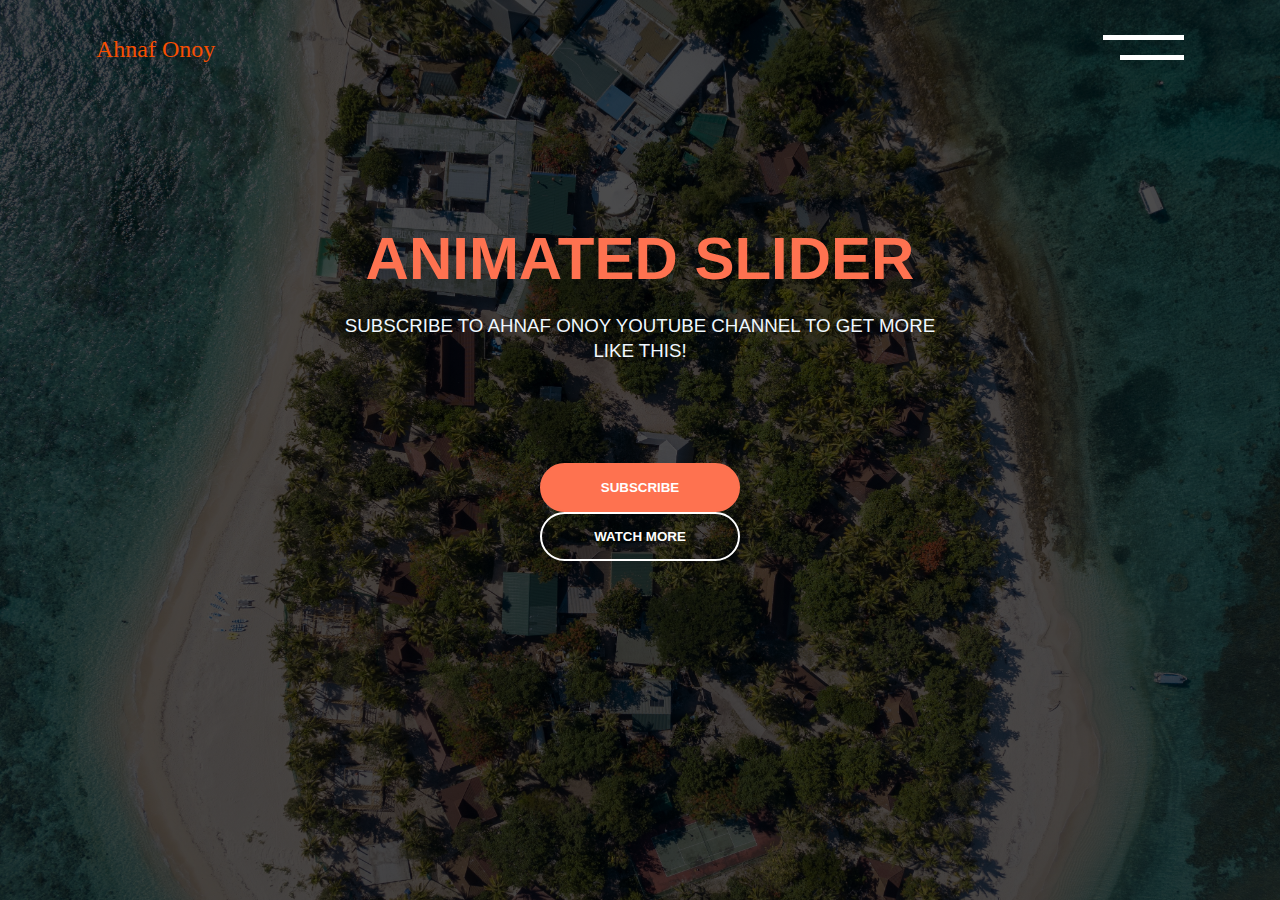
<file: AnimatedImgSlider/index.html>
<!DOCTYPE html>
<html lang="en">
<head>
    <meta name="viewport" content="width=device-width, initial-scale=1.0">
    <title>Animated-Image-Slider-Ahnaf_Onoy</title>
    <link rel="stylesheet" href="style.css">
</head>
<body onload="slider()">
    <div class="banner">
<div class="slider">
<img src="images/img1.jpg" id="slideImg">
</div>
<div class="overlay">
<div class="navbar">
    <div class="logo">
        <a href="#">Ahnaf Onoy</a>
    </div>
    <div class="menu-icons">
        <a href="#"></a>
        <a href="#"></a>
        <a href="#"><img src="images/toggle.png"></a>
    </div>
</div>
<div class="content">
     <h1>ANIMATED SLIDER</h1>
     <h3>SUBSCRIBE TO AHNAF ONOY YOUTUBE CHANNEL TO GET MORE LIKE THIS!</h3>
     <button type="button">SUBSCRIBE</button>
     <button type="button" class="btn2">WATCH MORE</button>

</div>

</div>

</div>
</body>
</html>
<script>
     var slideImg= document.getElementById("slideImg");
     var images= new Array(
         "images/img1.jpg",
         "images/img2.jpg",
         "images/img3.jpg",
         "images/img4.jpg"
     )
     var len= images.length;
     var i=0;
     function slider(){
         if(i>len-1){
             i=0;
         }
     
     slideImg.src= images[i];
     i++;
     setTimeout('slider()',3000);
     }


</script>
</file>
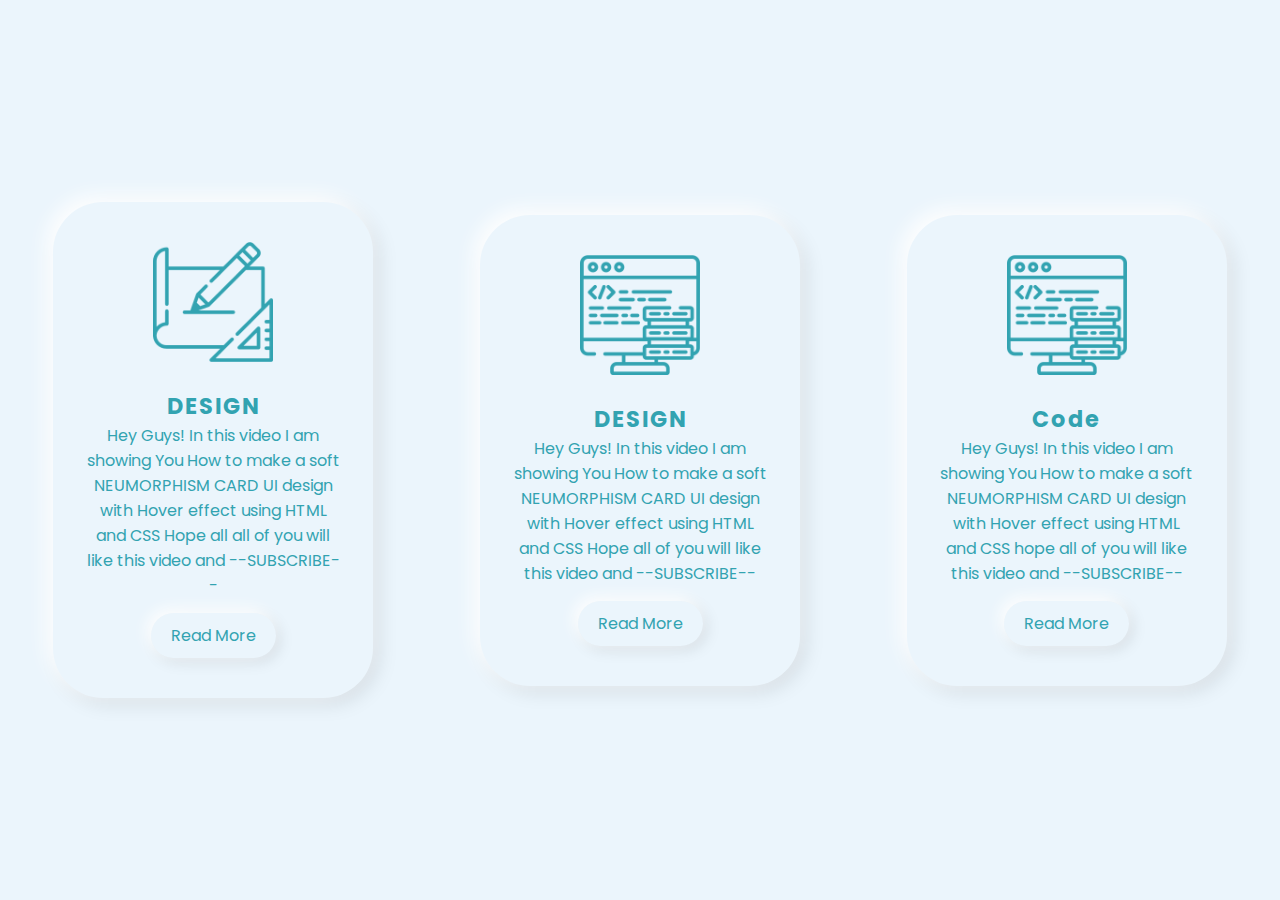
<file: NeumorphismCArds/index.html>
<!--SUBSCRIBE-->
<!DOCTYPE html>
<html lang="en">
<head>
    <meta name="viewport" content="width=device-width, initial-scale=1.0">
    <title>RESPONSIVE-NEUMORPHISM-CARD-DESIGN</title>
    <link rel="stylesheet" href="style.css">
</head>
<body>
      <div class="container">
         <div class="card">
           <div class="imgBx">
          <img src="images/design.png" alt="">
           </div>
          <div class="contentBx">
         <h2>DESIGN</h2>
         <p>Hey Guys! In this video I am showing You How to make a soft NEUMORPHISM CARD UI design with Hover effect using HTML and CSS Hope all all of you will like this video and --SUBSCRIBE--</p>
         <a href="#"><span>Read More</span> </a>
          </div>
         </div>

      </div>
      <div class="container">
        <div class="card">
          <div class="imgBx">
         <img src="images/code.png" alt="">
          </div>
         <div class="contentBx">
        <h2>DESIGN</h2>
        <p>Hey Guys! In this video I am showing You How to make a soft NEUMORPHISM CARD UI design with Hover effect using HTML and CSS Hope all of you will like this video and --SUBSCRIBE--</p>
        <a href="#"><span>Read More</span> </a>
         </div>
        </div>

     </div>
     <div class="container">
      <div class="card">
        <div class="imgBx">
       <img src="images/code.png" alt="">
        </div>
       <div class="contentBx">
      <h2>Code</h2>
      <p>Hey Guys! In this video I am showing You How to make a soft NEUMORPHISM CARD UI design with Hover effect using HTML and CSS hope all of you will like this video and --SUBSCRIBE--</p>
      <a href="#"><span>Read More</span> </a>
       </div>
      </div>

   </div>


</body>
</body>
</html>
</file>
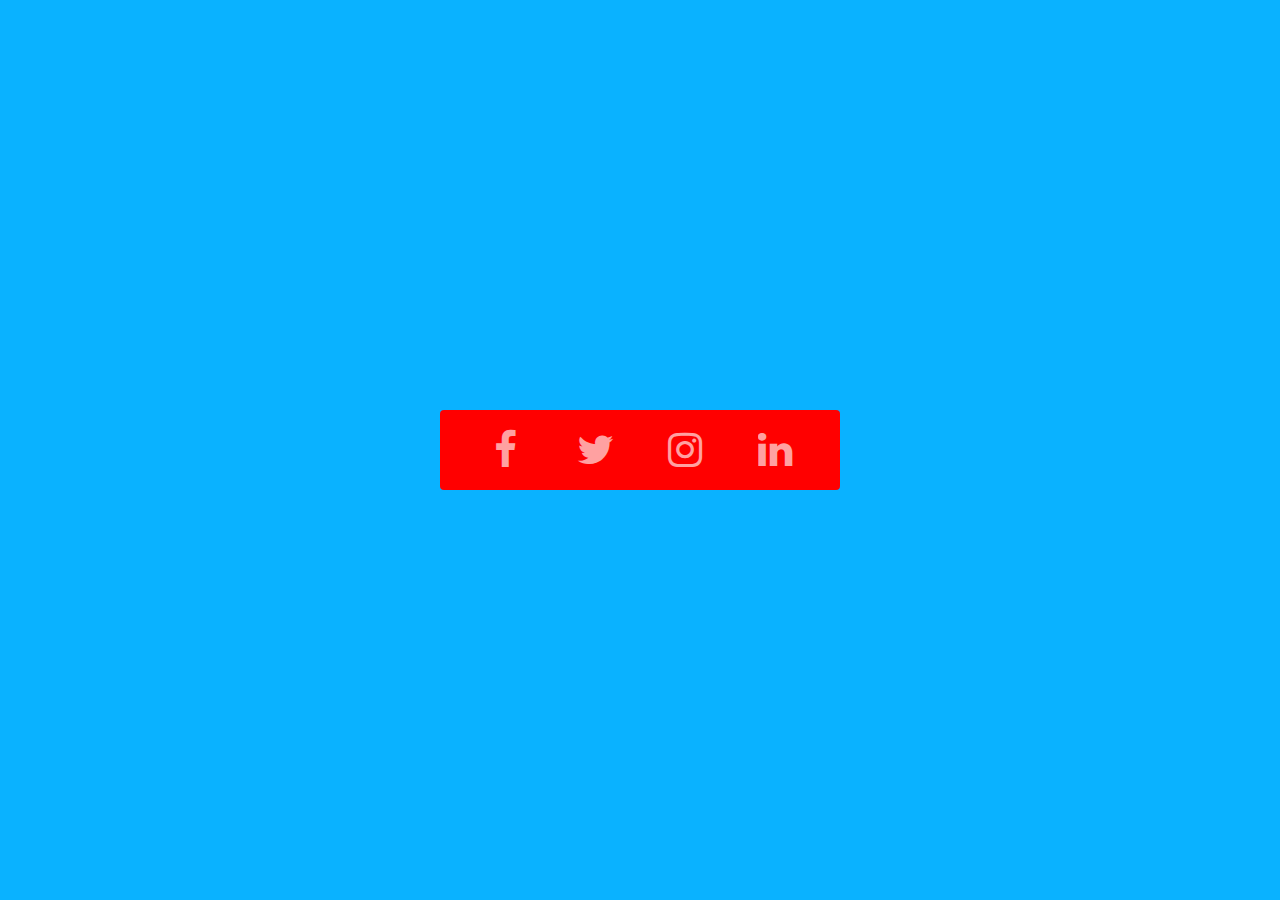
<file: SocialIconHover.html>
<!DOCTYPE html>
<html lang="en">

<head>
    <meta charset="UTF-8">
    <title>Creative Social Icon With Hover</title>
    <link rel="stylesheet" href="https://stackpath.bootstrapcdn.com/font-awesome/4.7.0/css/font-awesome.min.css">
        <style>
            body{
                font-family: tahoma;
                background: rgb(10, 178, 255)
            }
            main{
                display: block;
                max-width: 400px;
                margin: 0 auto;
                padding: 140px;
                overflow: hidden;
            }
            .tb{
                display: table;
                width: 100%;
            }
            .td{
                display: table-cell;
                position: relative;
                width: 25%;
                text-align: center;
                cursor: pointer;
            }
            .td i{
                font-size: 40px;
                color: white;
                opacity: 0.63;
                transform: translate(0,0);
                transition: 0.6s cubic-bezier(0,0.6,0.35,1.21) transform, 0.25s ease opacity;
            }
            #cover{
                position: absolute;
                top: 50%;
                left: 0;
                right: 0;
                width: 360px;
                height: 40px;
                padding: 20px;
                margin: -40px auto 0 auto;
                background-color: #ff0000;
                border-radius: 4px;
            }
            #cover .td span{
                display: block;
                position: absolute;
                left: 0px;
                right: 0px;
                font-size: 16px;
                color: rgb(10, 178, 255);
                opacity: 1;
                transform: translate(0,40px);
                transition: 0.6s cubic-bezier(0,0.31,0.22,1.25) transform;
            } 
            #cover .td:hover i{
                opacity: 1;
                transform: translate(0,-10px);
            }
            #cover .td:hover span{
                transform: translate(0,-8px);
            }
           




        </style>
 

</head>

<body>
    <main>
        <div id="cover">
            <div class="tb">
                <div class="td">
                    <i class="fa fa-facebook"></i>
                    <span>Facebook</span>
                </div>
                <div class="td">
                    <i class="fa fa-twitter"></i>
                    <span>Twitter</span>
                </div>
                <div class="td">
                    <i class="fa fa-instagram"></i>
                    <span>Instagram</span>
                </div>
                <div class="td">
                    <i class="fa fa-linkedin"></i>
                    <span>Linkedin</span>
                </div>
               



            </div>
        </div>
    </main>
</body>

</html>
</file>
<file: AnimatedImgSlider/style.css>
*{
    margin: 0;
    padding: 0;
    font-family: sans-serif;
}
.banner{
    width: 100%;
    height: 100vh;
    position: relative;
    overflow: hidden;
}
.slider{
    width: 100%;
    height: 100vh;
    position: absolute;
    top: 0;
}
#slideImg{
    width: 100%;
    height: 100%;
    animation: zoom 3s linear infinite;
}
@keyframes zoom{
    0%{
        transform: scale(1.3);
    }
    15%{
        transform: scale(1);
    }
    85%{
        transform: scale(1);
    }
    100%{
        transform: scale(1.3);
    }


}
.overlay{
    width: 100%;
    height: 100vh;
    background: linear-gradient(rgba(0,0,0,0.7),rgba(0,0,0,0.7));
    position: absolute;
    top: 0;
}
.navbar{
    width: 85%;
    display: flex;
    align-items: center;
    margin: 35px auto;
}
.logo{
    flex-basis: 15%;
}
.logo a{
    width: 120px;
    cursor: pointer;
    text-decoration: none;
    color: rgb(248, 79, 0);
    font-size: x-large;
    font-family: tahoma;

}
.menu-icons{
    flex: 1;
    align-items: center;
    text-align: right;
}
.menu-icons a{
    width: 20px;
    margin-left: 60px;
    cursor: pointer;
    text-decoration: none;
    color: #fff;
}
.menu-icons a:hover{
    color: #fe7250;
}
.content{
    width: 60%;
    margin: 160px auto 0;
    text-align: center;
    color: #fff;
}
.content h1{
    font-size: 60px;
    color: #fe7250;
}
.content h3{
    width: 80%;
    margin: 20px auto 100px;
    font-weight: 100;
    line-height: 25px;
    color: aliceblue;
}
button{
    width: 200px;
    padding: 15px 0;
    text-align: center;
    margin: 0 100px;
    border-radius: 25px;
    font-weight: bold;
    border: 2px solid #fe7250;
    background: #fe7250;
    color: #fff;
    cursor: pointer;
    transition: background 0.5s;
}
button:hover{
    background: transparent;
    border: 2px solid #fff;
}
.btn2{
    background: transparent;
    border: 2px solid #fff;
}
.btn2:hover{
    border: 2px solid #fd7250;
    background: #fd7250;
}
</file>
<file: NeumorphismCArds/style.css>
@import url('https://fonts.googleapis.com/css?family=poppins:400,500,600,700,800,900&display=swap');

  *{
      margin: 0;
      padding: 0;
      box-sizing: border-box;
      font-family: 'poppins', sans-serif;   
  }
body{
  display: flex;
  justify-content: center;
  align-items: center;
  min-height: 100vh;
  background: #ebf5fc;
}
.container{
  position: relative;
  display: flex;
  justify-content: space-around;
  align-items: center;
  flex-wrap: wrap;
  width: 1100px;
}
.container .card{
  width: 320px;
  margin: 20px;
  padding: 40px 30px;
  background: #ebf5fc;
  border-radius: 50px;
  box-shadow: -6px -6px 20px rgba(255,255,255,1),
               6px 6px 20px rgba(0,0,0,0.1);
}
.container .card:hover{
  box-shadow: inset -6px -6px 10px rgba(255,255,255,0.5),
              inset 6px 6px 20px rgba(0,0,0,0.05);
}
.container .card .imgBx{
  position: relative;
  text-align: center;
}
.container .card .imgBx img{
  max-width: 120px;
}
.container .card .contentBx{
  position: relative;
  margin-top: 20px;
  text-align: center;
}
.container .card .contentBx h2{
  color: #32a3b1;
  font-weight: 700;
  font-size: 1.4em;
letter-spacing: 2px;
}
.container .card .contentBx p{
 color:#32a3b1;
}
.container .card .contentBx a{
  display: inline-block;
  padding: 10px 20px;
  margin-top: 15px;
  border-radius: 40px;
  color: #32a3b1;
  font-size: 16px;
  text-decoration: none;
  box-shadow: -4px -4px 15px rgba(255,255,255,1),
              4px 4px 15px rgba(0,0,0,0.1);
}
.container .card .contentBx a:hover{
  box-shadow: inset -4px -4px 10px rgba(255,255,255,0.5),
              inset 4px 4px 10px rgba(0,0,0,0.1);
}
.container .card .contentBx a:hover span{
  display: block;
  transform: scale(0.98);
}
.container .card:hover .imgBx
.container .card:hover .contentBx{
  transform: scale(0.98);
}
</file>
